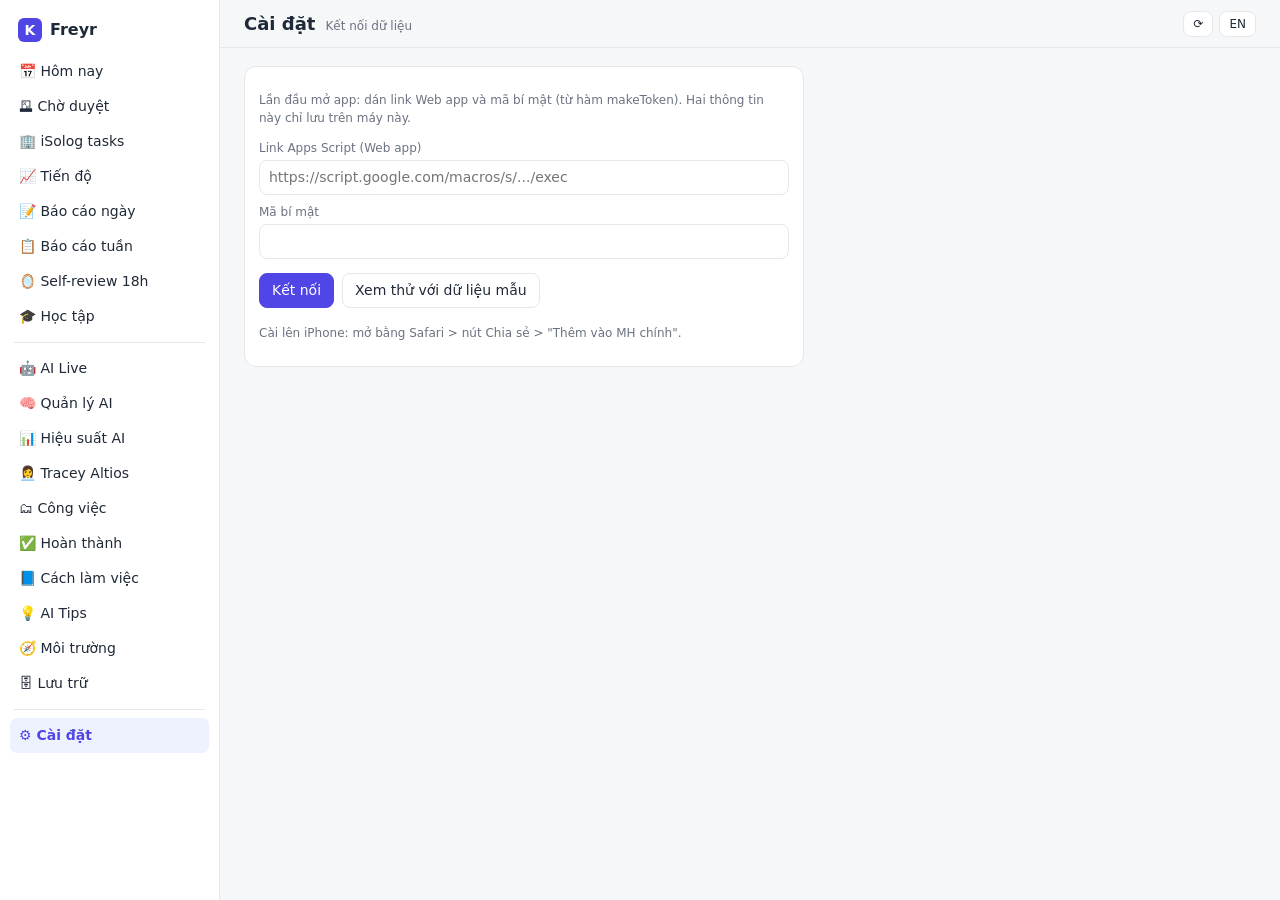
<file: index.html>
<!doctype html>
<html lang="vi">
<head>
<meta charset="utf-8">
<meta name="viewport" content="width=device-width,initial-scale=1,viewport-fit=cover">
<title>Freyr</title>
<meta http-equiv="Content-Security-Policy" content="default-src 'self'; script-src 'self' 'unsafe-inline'; style-src 'self' 'unsafe-inline'; img-src 'self' data:; connect-src 'self' https://script.google.com https://script.googleusercontent.com; frame-src http://127.0.0.1:8877; base-uri 'none'; form-action 'none'; object-src 'none'">
<meta name="theme-color" content="#4f46e5">
<meta name="apple-mobile-web-app-capable" content="yes">
<meta name="mobile-web-app-capable" content="yes">
<meta name="apple-mobile-web-app-status-bar-style" content="default">
<meta name="apple-mobile-web-app-title" content="Freyr">
<link rel="manifest" href="manifest.webmanifest">
<link rel="apple-touch-icon" href="icons/apple-touch-icon.png">
<link rel="icon" href="icons/icon-192.png">
<link rel="stylesheet" href="app.css">
</head>
<body>
<div id="app">
  <aside id="nav"></aside>
  <div id="scrim" onclick="UI.closeNav()"></div>
  <div id="main">
    <header id="top">
      <button id="menuBtn" onclick="UI.openNav()" aria-label="Menu">☰</button>
      <div class="ttl"><h1 id="pageTitle"></h1><span id="pageSub" class="mut"></span></div>
      <div class="right">
        <span id="syncState" class="mut"></span>
        <button class="btn sm" onclick="App.refresh(true)" id="syncBtn">⟳</button>
        <button class="btn sm" onclick="App.toggleLang()" id="langBtn">EN</button>
      </div>
    </header>
    <main id="view"></main>
  </div>
</div>
<div id="toast"></div>
<script src="ai-live.js"></script>
<script src="tracey/tracey.js"></script>
<script src="perf.js"></script>
<script src="app.js"></script>
</body>
</html>
</file>
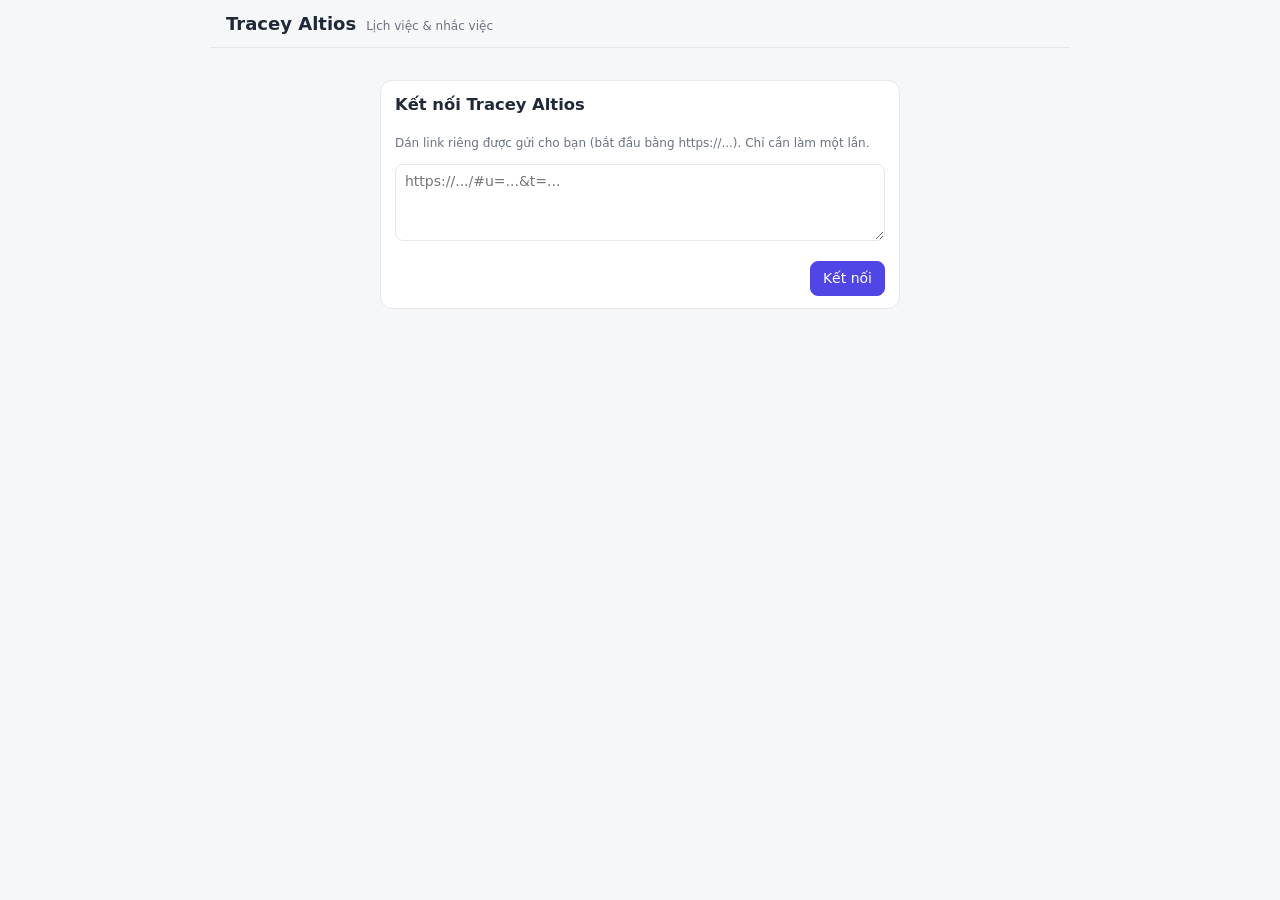
<file: tracey/index.html>
<!doctype html>
<html lang="vi">
<head>
<meta charset="utf-8">
<meta name="viewport" content="width=device-width,initial-scale=1,viewport-fit=cover">
<title>Tracey Altios</title>
<meta http-equiv="Content-Security-Policy" content="default-src 'self'; script-src 'self' 'unsafe-inline'; style-src 'self' 'unsafe-inline'; img-src 'self' data:; connect-src 'self' https://script.google.com https://script.googleusercontent.com; base-uri 'none'; form-action 'none'; object-src 'none'">
<meta name="theme-color" content="#0d9488">
<meta name="apple-mobile-web-app-capable" content="yes">
<meta name="mobile-web-app-capable" content="yes">
<meta name="apple-mobile-web-app-title" content="Tracey">
<link rel="manifest" href="manifest.webmanifest">
<link rel="apple-touch-icon" href="apple-touch-icon.png">
<link rel="icon" href="icon-192.png">
<link rel="stylesheet" href="app.css">
<style>#main{max-width:860px;margin:0 auto}#top{padding-left:16px;padding-right:16px}#view{padding:12px 16px 40px}.chips{display:flex;gap:6px;flex-wrap:wrap;margin:6px 0 10px}.chip{cursor:pointer;border:1px solid var(--line);background:var(--card);border-radius:99px;padding:5px 12px}.chip.on{background:var(--accs);color:var(--acc);border-color:var(--acc);font-weight:600}</style>
</head>
<body>
<div id="app"><div id="main">
  <header id="top"><div class="ttl"><h1>Tracey Altios</h1><span class="mut">Lịch việc & nhắc việc</span></div></header>
  <main id="view"></main>
</div></div>
<div id="toast"></div>
<script src="tracey.js"></script>
<script>
Tracey.mount(document.getElementById('view'));
if ('serviceWorker' in navigator) navigator.serviceWorker.register('sw.js').catch(function () {});
</script>
</body>
</html>
</file>
<file: app.css>
:root{--bg:#f6f7f9;--card:#fff;--line:#e5e7eb;--txt:#1f2937;--mut:#6b7280;--acc:#4f46e5;--accs:#eef2ff;--ok:#15803d;--oks:#dcfce7;--warn:#b45309;--warns:#fef3c7;--red:#b91c1c;--reds:#fee2e2;--soft:#f9fafb;
--isolution:#2563eb;--own:#9333ea;--study:#0d9488;--life:#9ca3af}
@media (prefers-color-scheme:dark){:root{--bg:#0f1115;--card:#171a21;--line:#2a2f3a;--txt:#e5e7eb;--mut:#9aa3b2;--acc:#818cf8;--accs:#23264a;--ok:#4ade80;--oks:#14331f;--warn:#fbbf24;--warns:#3a2c0b;--red:#f87171;--reds:#3b1414;--soft:#1c2029}}
*{box-sizing:border-box}
html,body{margin:0;background:var(--bg);color:var(--txt);font:14px/1.5 -apple-system,system-ui,"Segoe UI",Roboto,Arial,sans-serif;-webkit-text-size-adjust:100%}
a{color:var(--acc)}
button,input,select,textarea{font:inherit;color:inherit}
#app{display:flex;min-height:100vh}
/* nav */
#nav{width:220px;flex-shrink:0;background:var(--card);border-right:1px solid var(--line);padding:14px 10px calc(14px + env(safe-area-inset-bottom));position:sticky;top:0;height:100vh;overflow-y:auto}
#nav .logo{font-weight:700;font-size:16px;padding:calc(4px + env(safe-area-inset-top)) 8px 12px;display:flex;gap:8px;align-items:center}
#nav .logo i{width:24px;height:24px;border-radius:6px;background:var(--acc);display:inline-flex;align-items:center;justify-content:center;color:#fff;font-style:normal;font-size:14px;font-weight:800}
#nav a{display:flex;align-items:center;justify-content:space-between;padding:7px 9px;border-radius:7px;color:var(--txt);text-decoration:none;gap:6px}
#nav a:hover{background:var(--soft)}
#nav a.on{background:var(--accs);color:var(--acc);font-weight:600}
#nav a.off{color:var(--mut);pointer-events:none}
#nav a b{font-size:11px;background:var(--acc);color:#fff;border-radius:99px;padding:0 7px;font-weight:600}
#nav a small{font-size:10px;color:var(--mut)}
#nav hr{border:0;border-top:1px solid var(--line);margin:8px 4px}
#main{flex:1;min-width:0;display:flex;flex-direction:column}
#top{position:sticky;top:0;z-index:5;background:color-mix(in srgb,var(--bg) 92%,transparent);backdrop-filter:blur(8px);display:flex;align-items:center;gap:10px;padding:calc(10px + env(safe-area-inset-top)) 24px 10px;border-bottom:1px solid var(--line)}
#top h1{font-size:18px;margin:0}
#top .ttl{flex:1;min-width:0;display:flex;align-items:baseline;gap:10px;flex-wrap:wrap}
#top .right{display:flex;gap:6px;align-items:center}
#menuBtn{display:none;border:0;background:none;font-size:22px;padding:0 4px;cursor:pointer}
#view{padding:18px 24px calc(40px + env(safe-area-inset-bottom));max-width:1100px;width:100%}
#scrim{display:none}
.mut{color:var(--mut);font-size:12px}
/* parts */
.card{background:var(--card);border:1px solid var(--line);border-radius:12px}
.pad{padding:12px 14px}
.grid4{display:grid;grid-template-columns:repeat(4,minmax(0,1fr));gap:10px}
.kpi .v{font-size:22px;font-weight:700;line-height:1.2}
.kpi .l{font-size:12px;color:var(--mut)}
.split{display:grid;grid-template-columns:minmax(0,1.7fr) minmax(0,1fr);gap:14px;margin-top:14px;align-items:start}
.sec{font-size:14px;font-weight:700;margin:0 0 8px;display:flex;justify-content:space-between;align-items:center;gap:8px}
.btn{border:1px solid var(--line);background:var(--card);border-radius:8px;padding:6px 12px;cursor:pointer;white-space:nowrap}
.btn:hover{border-color:var(--acc)}
.btn.p{background:var(--acc);border-color:var(--acc);color:#fff}
.btn.sm{padding:3px 9px;font-size:12px}
.btn.ghost{border-color:transparent;background:none}
.pill{display:inline-block;padding:1px 9px;border-radius:99px;font-size:11px;font-weight:600;white-space:nowrap;cursor:pointer;user-select:none}
.st-done{background:var(--oks);color:var(--ok)}.st-doing{background:var(--warns);color:var(--warn)}.st-todo{background:var(--soft);color:var(--mut);border:1px solid var(--line)}.st-skip{background:var(--soft);color:var(--mut);text-decoration:line-through}
.late{background:var(--reds);color:var(--red)}
.rec{background:var(--accs);color:var(--acc)}
/* task rows */
.tasks{list-style:none;margin:0;padding:0}
.task{display:grid;grid-template-columns:52px minmax(0,1fr) auto;gap:10px;padding:9px 12px;border-bottom:1px solid var(--line);align-items:start;border-left:3px solid var(--life)}
.task:last-child{border-bottom:0}
.task.a-isolution{border-left-color:var(--isolution)}.task.a-own{border-left-color:var(--own)}.task.a-study{border-left-color:var(--study)}.task.a-life{border-left-color:var(--life)}
.task.now{background:var(--accs)}
.task.is-done .tt{color:var(--mut);text-decoration:line-through}
.task .tm{font-variant-numeric:tabular-nums;color:var(--mut);font-size:13px;padding-top:1px}
.task .tt{cursor:pointer}
.task .meta{font-size:12px;color:var(--mut);display:flex;gap:8px;flex-wrap:wrap;margin-top:2px}
.task .side{display:flex;flex-direction:column;align-items:flex-end;gap:4px}
.bar{height:7px;background:var(--soft);border:1px solid var(--line);border-radius:99px;overflow:hidden;display:flex}
.bar i{display:block;height:100%}
.star{color:#d97706}
.task.is-star{background:color-mix(in srgb,#f59e0b 7%,var(--card))}
.area-dot{display:inline-block;width:8px;height:8px;border-radius:50%;margin-right:4px;vertical-align:middle}
/* forms */
.form{display:grid;grid-template-columns:minmax(0,1fr) 140px 100px 70px 120px 90px auto;gap:8px;padding:10px 12px;border-bottom:1px solid var(--line);background:var(--soft);border-radius:12px 12px 0 0}
input,select,textarea{border:1px solid var(--line);background:var(--card);border-radius:8px;padding:6px 9px;width:100%;min-width:0}
textarea{min-height:64px;resize:vertical}
label.f{display:block;font-size:12px;color:var(--mut);margin:8px 0 3px}
/* decisions */
.dec{margin-bottom:14px}
.opt{display:block;border:1px solid var(--line);border-radius:10px;padding:9px 12px;margin:7px 0;cursor:pointer;background:var(--card)}
.opt.sel{border-color:var(--acc);box-shadow:0 0 0 1px var(--acc)}
.opt.is-rec{background:color-mix(in srgb,var(--accs) 55%,var(--card))}
.opt input{width:auto;margin-right:6px}
.opt .d{font-size:12.5px;color:var(--mut);margin-top:3px}
.opt .d b{color:var(--txt);font-weight:600}
details{margin-top:6px}summary{cursor:pointer;color:var(--mut);font-size:12.5px}
.chosen{border-left:3px solid var(--ok);padding-left:10px}
/* lists */
.row{display:flex;justify-content:space-between;gap:10px;padding:10px 12px;border-bottom:1px solid var(--line);align-items:center}
.row:last-child{border-bottom:0}
.empty{padding:22px;text-align:center;color:var(--mut)}
.group-h{font-size:12px;font-weight:700;color:var(--mut);text-transform:uppercase;letter-spacing:.04em;margin:18px 0 6px}
.rule{padding:10px 14px;border-bottom:1px solid var(--line)}.rule:last-child{border-bottom:0}
.rule b{display:block}.rule div{color:var(--mut);font-size:13px;white-space:pre-wrap}
.chips{display:flex;gap:6px;flex-wrap:wrap;margin-bottom:10px}
.chip{border:1px solid var(--line);border-radius:99px;padding:3px 11px;font-size:12px;cursor:pointer;background:var(--card)}
.chip.on{background:var(--accs);border-color:var(--acc);color:var(--acc)}
.banner{background:var(--warns);color:var(--warn);border-radius:10px;padding:8px 12px;margin-bottom:12px;font-size:13px}
#toast{position:fixed;left:50%;bottom:calc(20px + env(safe-area-inset-bottom));transform:translateX(-50%);background:#111827;color:#fff;padding:8px 14px;border-radius:10px;font-size:13px;opacity:0;transition:opacity .2s;pointer-events:none;z-index:50}
#toast.on{opacity:1}
/* modal */
.modal{position:fixed;inset:0;background:rgba(0,0,0,.35);display:flex;align-items:flex-end;justify-content:center;z-index:40}
.modal .box{background:var(--card);width:min(520px,100%);border-radius:16px 16px 0 0;padding:16px 16px calc(16px + env(safe-area-inset-bottom));max-height:90vh;overflow:auto}
@media(min-width:761px){.modal{align-items:center}.modal .box{border-radius:16px}}
.two{display:grid;grid-template-columns:1fr 1fr;gap:8px}
.actions{display:flex;gap:8px;justify-content:flex-end;margin-top:14px;flex-wrap:wrap}
/* thẻ chờ duyệt */
#nav a b.warn{background:var(--red)}
.pills{display:flex;gap:5px;flex-wrap:wrap;margin:5px 0}
.pills .pill{cursor:default}
.tier-T1{background:var(--oks);color:var(--ok)}.tier-T3{background:var(--accs);color:var(--acc)}.tier-PC{background:var(--warns);color:var(--warn)}
.ex-done{background:var(--oks);color:var(--ok)}.ex-pending,.ex-waiting_claude,.ex-waiting_pc{background:var(--warns);color:var(--warn)}.ex-failed,.ex-blocked{background:var(--reds);color:var(--red)}
.sbar{display:grid;grid-template-columns:110px minmax(0,1fr);gap:4px 10px;margin:8px 0;font-size:13px}
.sbar dt{color:var(--mut);font-weight:600}.sbar dd{margin:0;white-space:pre-wrap}
.gloss{margin:6px 0 0;padding-left:18px;font-size:13px}.gloss li{margin:4px 0}
.qa{border-top:1px dashed var(--line);margin-top:8px;padding-top:6px;font-size:13px}
.ans{background:var(--accs);border-radius:8px;padding:6px 10px;margin-top:4px;font-size:13px}
.askbox{margin-top:10px}
/* báo cáo, biểu đồ */
.reptxt{white-space:pre-wrap;font:13px/1.55 inherit;font-family:inherit;margin:0;background:var(--soft);border:1px solid var(--line);border-radius:8px;padding:10px 12px}
.rep{margin-bottom:10px}.rep summary{list-style:none;cursor:pointer;margin:0}.rep summary::-webkit-details-marker{display:none}
.chart{width:100%;height:auto;max-height:250px;display:block;margin-top:6px}
.chart .grid{stroke:var(--line);stroke-width:1}
.chart .ax{fill:var(--mut);font-size:11px}
.chart .val{fill:var(--txt);font-size:11px;font-weight:600}
.chart rect:hover{opacity:.8}
.legend{display:flex;gap:14px;flex-wrap:wrap;font-size:12px;color:var(--mut)}
.legend i{display:inline-block;width:10px;height:10px;border-radius:3px;margin-right:5px;vertical-align:-1px}
.tbl{border-collapse:collapse;font-size:12.5px;margin-top:6px;min-width:100%}.tbl td,.tbl th{border-bottom:1px solid var(--line);padding:4px 8px;text-align:right;white-space:nowrap}.tbl td:first-child,.tbl th:first-child{text-align:left}
.inslist{list-style:none;margin:0;padding:0}.ins{padding:8px 0;border-bottom:1px solid var(--line)}.ins:last-child{border-bottom:0}
.grid3{display:grid;grid-template-columns:repeat(3,minmax(0,1fr));gap:10px}
.exrow{margin-bottom:6px}
.form.iso{grid-template-columns:minmax(0,1fr) 150px 190px 70px 90px auto}
.form.arch{grid-template-columns:minmax(0,1fr) auto}
/* mobile */
@media(max-width:760px){
  #nav{position:fixed;left:0;top:0;z-index:30;transform:translateX(-105%);transition:transform .2s;box-shadow:0 0 30px rgba(0,0,0,.2)}
  body.nav-open #nav{transform:none}
  body.nav-open #scrim{display:block;position:fixed;inset:0;z-index:20;background:rgba(0,0,0,.3)}
  #menuBtn{display:block}
  #top{padding-left:12px;padding-right:12px}
  #top h1{font-size:17px}
  #pageSub{display:none}
  #view{padding:12px 12px calc(40px + env(safe-area-inset-bottom))}
  .grid4{grid-template-columns:repeat(2,minmax(0,1fr))}
  .split{grid-template-columns:minmax(0,1fr)}
  .split > .side-col{order:-1}
  .form{grid-template-columns:repeat(2,minmax(0,1fr))}
  .form input[name=title]{grid-column:1/-1}
  .form.iso{grid-template-columns:repeat(2,minmax(0,1fr))}
  .form.arch{grid-template-columns:minmax(0,1fr) auto}
  .form.arch input[name=q]{grid-column:auto}
  .grid3{grid-template-columns:minmax(0,1fr)}
  .sbar{grid-template-columns:minmax(0,1fr)}.sbar dd{margin-bottom:4px}
  .task{grid-template-columns:44px minmax(0,1fr) auto;padding:9px 10px}
  #syncState{display:none}
  .kpi .v{font-size:19px}
  input,select,textarea{font-size:16px} /* iOS không tự phóng to khi gõ */
}
.task .meta.pre{white-space:pre-wrap;display:block}

/* Read-only AI live module; all content is served from localhost. */
.ai-live-intro{display:flex;justify-content:space-between;align-items:center;gap:12px;margin-bottom:12px}.ai-live-intro h2{font-size:18px;margin:0}.ai-live-pair{margin-bottom:12px}.ai-live-connect{display:flex;gap:8px;max-width:700px}.ai-live-connect input{flex:1}.ai-live-actions{display:flex;gap:10px;flex-wrap:wrap;align-items:center;margin:12px 0}.ai-live-actions a{text-decoration:none}#aiLiveFrame{width:100%;height:1100px;border:1px solid var(--line);border-radius:12px;background:#0b1020}@media(max-width:600px){.ai-live-intro{align-items:flex-start;flex-direction:column}.ai-live-connect{flex-direction:column}#aiLiveFrame{height:1400px}}

.ai-native-tabs{display:flex;flex-wrap:wrap;gap:8px;margin-top:12px}.ai-public-section{margin-top:18px}.ai-public-section .sequence,.ai-public-section .participants{display:grid;gap:12px}.ai-public-section .participants{grid-template-columns:repeat(2,minmax(0,1fr))}.ai-public-section article{background:var(--card);border:1px solid var(--line);border-radius:12px;padding:16px}.ai-public-section .sequence article{border-left:3px solid var(--acc)}.ai-public-section p{color:var(--mut)}.ai-public-section h2{font-size:18px}.ai-public-section h3{font-size:15px}.ai-public-section code{color:var(--acc);overflow-wrap:anywhere}.ai-public-section .architecture{text-align:center;max-width:800px;margin:16px auto}.ai-public-section .arrow{display:block;color:var(--acc);padding:14px}.ai-public-section .mini-grid{display:grid;grid-template-columns:repeat(3,1fr);gap:8px}.ai-public-section .mini-grid>div{border:1px solid var(--line);border-radius:8px;padding:12px}.ai-public-section .notice{background:var(--warns);color:var(--warn);padding:12px;border-radius:10px;margin-top:14px}.ai-public-section .eyebrow{font-size:10px;letter-spacing:1px;color:var(--acc)}@media(max-width:600px){.ai-public-section .participants,.ai-public-section .mini-grid{grid-template-columns:1fr}}

.ai-cloud-contents{display:grid;grid-template-columns:repeat(2,minmax(0,1fr));gap:16px}.ai-cloud-text{white-space:pre-wrap;overflow-wrap:anywhere;font:13px/1.65 ui-monospace,monospace;max-height:480px;overflow:auto}.ai-cloud-stages{display:grid;grid-template-columns:repeat(4,minmax(0,1fr));gap:8px}.ai-cloud-stage{padding:12px;border:1px solid var(--line,#ddd);border-radius:10px}.ai-cloud-stage.current{background:#e0e7ff;color:#3730a3}.ai-cloud-stage.complete{color:#15803d}#aiCloudKey{width:min(100%,420px);padding:12px;margin:12px 8px 12px 0}@media(max-width:700px){.ai-cloud-contents{grid-template-columns:1fr}.ai-cloud-stages{grid-template-columns:repeat(2,minmax(0,1fr))}}

/* ---- Hiệu suất AI (perf.js) ---- */
.pf-top{display:flex;justify-content:space-between;align-items:center;gap:10px;flex-wrap:wrap;margin-bottom:12px}
.pf-range{display:inline-flex;gap:4px;flex-wrap:wrap}
.pf-grid6{display:grid;grid-template-columns:repeat(6,minmax(0,1fr));gap:10px}
.pf-kpi .v{font-size:24px}
.pf-gap{margin-top:14px}
.pf-two{display:grid;grid-template-columns:repeat(2,minmax(0,1fr));gap:14px}
.pf-scroll{overflow-x:auto}
.pf-table{width:100%;border-collapse:collapse;font-size:13px}
.pf-table th{text-align:left;font-weight:600;color:var(--mut);font-size:12px;padding:6px 8px;border-bottom:1px solid var(--line);white-space:nowrap;background:var(--soft)}
.pf-table td{padding:6px 8px;border-bottom:1px solid var(--line);vertical-align:top;white-space:nowrap}
.pf-table td.r,.pf-table th.r{text-align:right}
.pf-table tr.pf-tool td{background:var(--soft)}
.pf-table td.pf-model{padding-left:24px}
.pf-table.small td{white-space:normal}
.pf-dot{display:inline-block;width:9px;height:9px;border-radius:2px;margin-right:6px}
.pf-bar{display:inline-block;width:70px;height:7px;border-radius:99px;background:var(--line);vertical-align:middle;overflow:hidden}
.pf-bar.wide{width:140px}
.pf-bar i{display:block;height:100%;background:var(--acc)}
.pf-bar i.hot{background:var(--red)}
.pf-svg{width:100%;height:auto;display:block}
.pf-svg .pf-grid{stroke:var(--line);stroke-width:1}
.pf-svg .pf-ax{fill:var(--mut);font-size:10px}
.pf-leg{display:flex;gap:12px;flex-wrap:wrap;font-size:12px;color:var(--mut);margin:2px 0 6px}
.pf-leg i{display:inline-block;width:10px;height:3px;border-radius:2px;margin-right:5px;vertical-align:middle}
.pf-pill{display:inline-block;padding:1px 9px;border-radius:99px;font-size:11px;font-weight:600;white-space:nowrap}
.pf-red{background:var(--reds);color:var(--red)}
.pf-warn{background:var(--warns);color:var(--warn)}
.pf-ok{background:var(--oks);color:var(--ok)}
.pf-mut{background:var(--soft);color:var(--mut)}
.pf-q{display:flex;gap:10px;align-items:center;flex-wrap:wrap;margin:6px 0}
.pf-q>span:first-child{min-width:110px}
.pf-act{display:flex;gap:6px;align-items:center;flex-wrap:wrap;justify-content:flex-end}
.pf-empty{padding:14px;text-align:center}
.pf-notes{margin-top:14px;line-height:1.6}
.pf-form textarea,.pf-form input,.pf-form select{width:100%}
@media (max-width:860px){.pf-grid6{grid-template-columns:repeat(2,minmax(0,1fr))}.pf-two{grid-template-columns:1fr}}
</file>
<file: tracey/app.css>
:root{--bg:#f6f7f9;--card:#fff;--line:#e5e7eb;--txt:#1f2937;--mut:#6b7280;--acc:#4f46e5;--accs:#eef2ff;--ok:#15803d;--oks:#dcfce7;--warn:#b45309;--warns:#fef3c7;--red:#b91c1c;--reds:#fee2e2;--soft:#f9fafb;
--isolution:#2563eb;--own:#9333ea;--study:#0d9488;--life:#9ca3af}
@media (prefers-color-scheme:dark){:root{--bg:#0f1115;--card:#171a21;--line:#2a2f3a;--txt:#e5e7eb;--mut:#9aa3b2;--acc:#818cf8;--accs:#23264a;--ok:#4ade80;--oks:#14331f;--warn:#fbbf24;--warns:#3a2c0b;--red:#f87171;--reds:#3b1414;--soft:#1c2029}}
*{box-sizing:border-box}
html,body{margin:0;background:var(--bg);color:var(--txt);font:14px/1.5 -apple-system,system-ui,"Segoe UI",Roboto,Arial,sans-serif;-webkit-text-size-adjust:100%}
a{color:var(--acc)}
button,input,select,textarea{font:inherit;color:inherit}
#app{display:flex;min-height:100vh}
/* nav */
#nav{width:220px;flex-shrink:0;background:var(--card);border-right:1px solid var(--line);padding:14px 10px calc(14px + env(safe-area-inset-bottom));position:sticky;top:0;height:100vh;overflow-y:auto}
#nav .logo{font-weight:700;font-size:16px;padding:calc(4px + env(safe-area-inset-top)) 8px 12px;display:flex;gap:8px;align-items:center}
#nav .logo i{width:24px;height:24px;border-radius:6px;background:var(--acc);display:inline-flex;align-items:center;justify-content:center;color:#fff;font-style:normal;font-size:14px;font-weight:800}
#nav a{display:flex;align-items:center;justify-content:space-between;padding:7px 9px;border-radius:7px;color:var(--txt);text-decoration:none;gap:6px}
#nav a:hover{background:var(--soft)}
#nav a.on{background:var(--accs);color:var(--acc);font-weight:600}
#nav a.off{color:var(--mut);pointer-events:none}
#nav a b{font-size:11px;background:var(--acc);color:#fff;border-radius:99px;padding:0 7px;font-weight:600}
#nav a small{font-size:10px;color:var(--mut)}
#nav hr{border:0;border-top:1px solid var(--line);margin:8px 4px}
#main{flex:1;min-width:0;display:flex;flex-direction:column}
#top{position:sticky;top:0;z-index:5;background:color-mix(in srgb,var(--bg) 92%,transparent);backdrop-filter:blur(8px);display:flex;align-items:center;gap:10px;padding:calc(10px + env(safe-area-inset-top)) 24px 10px;border-bottom:1px solid var(--line)}
#top h1{font-size:18px;margin:0}
#top .ttl{flex:1;min-width:0;display:flex;align-items:baseline;gap:10px;flex-wrap:wrap}
#top .right{display:flex;gap:6px;align-items:center}
#menuBtn{display:none;border:0;background:none;font-size:22px;padding:0 4px;cursor:pointer}
#view{padding:18px 24px calc(40px + env(safe-area-inset-bottom));max-width:1100px;width:100%}
#scrim{display:none}
.mut{color:var(--mut);font-size:12px}
/* parts */
.card{background:var(--card);border:1px solid var(--line);border-radius:12px}
.pad{padding:12px 14px}
.grid4{display:grid;grid-template-columns:repeat(4,minmax(0,1fr));gap:10px}
.kpi .v{font-size:22px;font-weight:700;line-height:1.2}
.kpi .l{font-size:12px;color:var(--mut)}
.split{display:grid;grid-template-columns:minmax(0,1.7fr) minmax(0,1fr);gap:14px;margin-top:14px;align-items:start}
.sec{font-size:14px;font-weight:700;margin:0 0 8px;display:flex;justify-content:space-between;align-items:center;gap:8px}
.btn{border:1px solid var(--line);background:var(--card);border-radius:8px;padding:6px 12px;cursor:pointer;white-space:nowrap}
.btn:hover{border-color:var(--acc)}
.btn.p{background:var(--acc);border-color:var(--acc);color:#fff}
.btn.sm{padding:3px 9px;font-size:12px}
.btn.ghost{border-color:transparent;background:none}
.pill{display:inline-block;padding:1px 9px;border-radius:99px;font-size:11px;font-weight:600;white-space:nowrap;cursor:pointer;user-select:none}
.st-done{background:var(--oks);color:var(--ok)}.st-doing{background:var(--warns);color:var(--warn)}.st-todo{background:var(--soft);color:var(--mut);border:1px solid var(--line)}.st-skip{background:var(--soft);color:var(--mut);text-decoration:line-through}
.late{background:var(--reds);color:var(--red)}
.rec{background:var(--accs);color:var(--acc)}
/* task rows */
.tasks{list-style:none;margin:0;padding:0}
.task{display:grid;grid-template-columns:52px minmax(0,1fr) auto;gap:10px;padding:9px 12px;border-bottom:1px solid var(--line);align-items:start;border-left:3px solid var(--life)}
.task:last-child{border-bottom:0}
.task.a-isolution{border-left-color:var(--isolution)}.task.a-own{border-left-color:var(--own)}.task.a-study{border-left-color:var(--study)}.task.a-life{border-left-color:var(--life)}
.task.now{background:var(--accs)}
.task.is-done .tt{color:var(--mut);text-decoration:line-through}
.task .tm{font-variant-numeric:tabular-nums;color:var(--mut);font-size:13px;padding-top:1px}
.task .tt{cursor:pointer}
.task .meta{font-size:12px;color:var(--mut);display:flex;gap:8px;flex-wrap:wrap;margin-top:2px}
.task .side{display:flex;flex-direction:column;align-items:flex-end;gap:4px}
.bar{height:7px;background:var(--soft);border:1px solid var(--line);border-radius:99px;overflow:hidden;display:flex}
.bar i{display:block;height:100%}
.star{color:#d97706}
.task.is-star{background:color-mix(in srgb,#f59e0b 7%,var(--card))}
.area-dot{display:inline-block;width:8px;height:8px;border-radius:50%;margin-right:4px;vertical-align:middle}
/* forms */
.form{display:grid;grid-template-columns:minmax(0,1fr) 140px 100px 70px 120px 90px auto;gap:8px;padding:10px 12px;border-bottom:1px solid var(--line);background:var(--soft);border-radius:12px 12px 0 0}
input,select,textarea{border:1px solid var(--line);background:var(--card);border-radius:8px;padding:6px 9px;width:100%;min-width:0}
textarea{min-height:64px;resize:vertical}
label.f{display:block;font-size:12px;color:var(--mut);margin:8px 0 3px}
/* decisions */
.dec{margin-bottom:14px}
.opt{display:block;border:1px solid var(--line);border-radius:10px;padding:9px 12px;margin:7px 0;cursor:pointer;background:var(--card)}
.opt.sel{border-color:var(--acc);box-shadow:0 0 0 1px var(--acc)}
.opt.is-rec{background:color-mix(in srgb,var(--accs) 55%,var(--card))}
.opt input{width:auto;margin-right:6px}
.opt .d{font-size:12.5px;color:var(--mut);margin-top:3px}
.opt .d b{color:var(--txt);font-weight:600}
details{margin-top:6px}summary{cursor:pointer;color:var(--mut);font-size:12.5px}
.chosen{border-left:3px solid var(--ok);padding-left:10px}
/* lists */
.row{display:flex;justify-content:space-between;gap:10px;padding:10px 12px;border-bottom:1px solid var(--line);align-items:center}
.row:last-child{border-bottom:0}
.empty{padding:22px;text-align:center;color:var(--mut)}
.group-h{font-size:12px;font-weight:700;color:var(--mut);text-transform:uppercase;letter-spacing:.04em;margin:18px 0 6px}
.rule{padding:10px 14px;border-bottom:1px solid var(--line)}.rule:last-child{border-bottom:0}
.rule b{display:block}.rule div{color:var(--mut);font-size:13px;white-space:pre-wrap}
.chips{display:flex;gap:6px;flex-wrap:wrap;margin-bottom:10px}
.chip{border:1px solid var(--line);border-radius:99px;padding:3px 11px;font-size:12px;cursor:pointer;background:var(--card)}
.chip.on{background:var(--accs);border-color:var(--acc);color:var(--acc)}
.banner{background:var(--warns);color:var(--warn);border-radius:10px;padding:8px 12px;margin-bottom:12px;font-size:13px}
#toast{position:fixed;left:50%;bottom:calc(20px + env(safe-area-inset-bottom));transform:translateX(-50%);background:#111827;color:#fff;padding:8px 14px;border-radius:10px;font-size:13px;opacity:0;transition:opacity .2s;pointer-events:none;z-index:50}
#toast.on{opacity:1}
/* modal */
.modal{position:fixed;inset:0;background:rgba(0,0,0,.35);display:flex;align-items:flex-end;justify-content:center;z-index:40}
.modal .box{background:var(--card);width:min(520px,100%);border-radius:16px 16px 0 0;padding:16px 16px calc(16px + env(safe-area-inset-bottom));max-height:90vh;overflow:auto}
@media(min-width:761px){.modal{align-items:center}.modal .box{border-radius:16px}}
.two{display:grid;grid-template-columns:1fr 1fr;gap:8px}
.actions{display:flex;gap:8px;justify-content:flex-end;margin-top:14px;flex-wrap:wrap}
/* thẻ chờ duyệt */
#nav a b.warn{background:var(--red)}
.pills{display:flex;gap:5px;flex-wrap:wrap;margin:5px 0}
.pills .pill{cursor:default}
.tier-T1{background:var(--oks);color:var(--ok)}.tier-T3{background:var(--accs);color:var(--acc)}.tier-PC{background:var(--warns);color:var(--warn)}
.ex-done{background:var(--oks);color:var(--ok)}.ex-pending,.ex-waiting_claude,.ex-waiting_pc{background:var(--warns);color:var(--warn)}.ex-failed,.ex-blocked{background:var(--reds);color:var(--red)}
.sbar{display:grid;grid-template-columns:110px minmax(0,1fr);gap:4px 10px;margin:8px 0;font-size:13px}
.sbar dt{color:var(--mut);font-weight:600}.sbar dd{margin:0;white-space:pre-wrap}
.gloss{margin:6px 0 0;padding-left:18px;font-size:13px}.gloss li{margin:4px 0}
.qa{border-top:1px dashed var(--line);margin-top:8px;padding-top:6px;font-size:13px}
.ans{background:var(--accs);border-radius:8px;padding:6px 10px;margin-top:4px;font-size:13px}
.askbox{margin-top:10px}
/* báo cáo, biểu đồ */
.reptxt{white-space:pre-wrap;font:13px/1.55 inherit;font-family:inherit;margin:0;background:var(--soft);border:1px solid var(--line);border-radius:8px;padding:10px 12px}
.rep{margin-bottom:10px}.rep summary{list-style:none;cursor:pointer;margin:0}.rep summary::-webkit-details-marker{display:none}
.chart{width:100%;height:auto;max-height:250px;display:block;margin-top:6px}
.chart .grid{stroke:var(--line);stroke-width:1}
.chart .ax{fill:var(--mut);font-size:11px}
.chart .val{fill:var(--txt);font-size:11px;font-weight:600}
.chart rect:hover{opacity:.8}
.legend{display:flex;gap:14px;flex-wrap:wrap;font-size:12px;color:var(--mut)}
.legend i{display:inline-block;width:10px;height:10px;border-radius:3px;margin-right:5px;vertical-align:-1px}
.tbl{border-collapse:collapse;font-size:12.5px;margin-top:6px;min-width:100%}.tbl td,.tbl th{border-bottom:1px solid var(--line);padding:4px 8px;text-align:right;white-space:nowrap}.tbl td:first-child,.tbl th:first-child{text-align:left}
.inslist{list-style:none;margin:0;padding:0}.ins{padding:8px 0;border-bottom:1px solid var(--line)}.ins:last-child{border-bottom:0}
.grid3{display:grid;grid-template-columns:repeat(3,minmax(0,1fr));gap:10px}
.exrow{margin-bottom:6px}
.form.iso{grid-template-columns:minmax(0,1fr) 150px 190px 70px 90px auto}
.form.arch{grid-template-columns:minmax(0,1fr) auto}
/* mobile */
@media(max-width:760px){
  #nav{position:fixed;left:0;top:0;z-index:30;transform:translateX(-105%);transition:transform .2s;box-shadow:0 0 30px rgba(0,0,0,.2)}
  body.nav-open #nav{transform:none}
  body.nav-open #scrim{display:block;position:fixed;inset:0;z-index:20;background:rgba(0,0,0,.3)}
  #menuBtn{display:block}
  #top{padding-left:12px;padding-right:12px}
  #top h1{font-size:17px}
  #pageSub{display:none}
  #view{padding:12px 12px calc(40px + env(safe-area-inset-bottom))}
  .grid4{grid-template-columns:repeat(2,minmax(0,1fr))}
  .split{grid-template-columns:minmax(0,1fr)}
  .split > .side-col{order:-1}
  .form{grid-template-columns:repeat(2,minmax(0,1fr))}
  .form input[name=title]{grid-column:1/-1}
  .form.iso{grid-template-columns:repeat(2,minmax(0,1fr))}
  .form.arch{grid-template-columns:minmax(0,1fr) auto}
  .form.arch input[name=q]{grid-column:auto}
  .grid3{grid-template-columns:minmax(0,1fr)}
  .sbar{grid-template-columns:minmax(0,1fr)}.sbar dd{margin-bottom:4px}
  .task{grid-template-columns:44px minmax(0,1fr) auto;padding:9px 10px}
  #syncState{display:none}
  .kpi .v{font-size:19px}
  input,select,textarea{font-size:16px} /* iOS không tự phóng to khi gõ */
}
.task .meta.pre{white-space:pre-wrap;display:block}

/* Read-only AI live module; all content is served from localhost. */
.ai-live-intro{display:flex;justify-content:space-between;align-items:center;gap:12px;margin-bottom:12px}.ai-live-intro h2{font-size:18px;margin:0}.ai-live-pair{margin-bottom:12px}.ai-live-connect{display:flex;gap:8px;max-width:700px}.ai-live-connect input{flex:1}.ai-live-actions{display:flex;gap:10px;flex-wrap:wrap;align-items:center;margin:12px 0}.ai-live-actions a{text-decoration:none}#aiLiveFrame{width:100%;height:1100px;border:1px solid var(--line);border-radius:12px;background:#0b1020}@media(max-width:600px){.ai-live-intro{align-items:flex-start;flex-direction:column}.ai-live-connect{flex-direction:column}#aiLiveFrame{height:1400px}}

.ai-native-tabs{display:flex;flex-wrap:wrap;gap:8px;margin-top:12px}.ai-public-section{margin-top:18px}.ai-public-section .sequence,.ai-public-section .participants{display:grid;gap:12px}.ai-public-section .participants{grid-template-columns:repeat(2,minmax(0,1fr))}.ai-public-section article{background:var(--card);border:1px solid var(--line);border-radius:12px;padding:16px}.ai-public-section .sequence article{border-left:3px solid var(--acc)}.ai-public-section p{color:var(--mut)}.ai-public-section h2{font-size:18px}.ai-public-section h3{font-size:15px}.ai-public-section code{color:var(--acc);overflow-wrap:anywhere}.ai-public-section .architecture{text-align:center;max-width:800px;margin:16px auto}.ai-public-section .arrow{display:block;color:var(--acc);padding:14px}.ai-public-section .mini-grid{display:grid;grid-template-columns:repeat(3,1fr);gap:8px}.ai-public-section .mini-grid>div{border:1px solid var(--line);border-radius:8px;padding:12px}.ai-public-section .notice{background:var(--warns);color:var(--warn);padding:12px;border-radius:10px;margin-top:14px}.ai-public-section .eyebrow{font-size:10px;letter-spacing:1px;color:var(--acc)}@media(max-width:600px){.ai-public-section .participants,.ai-public-section .mini-grid{grid-template-columns:1fr}}

.ai-cloud-contents{display:grid;grid-template-columns:repeat(2,minmax(0,1fr));gap:16px}.ai-cloud-text{white-space:pre-wrap;overflow-wrap:anywhere;font:13px/1.65 ui-monospace,monospace;max-height:480px;overflow:auto}.ai-cloud-stages{display:grid;grid-template-columns:repeat(4,minmax(0,1fr));gap:8px}.ai-cloud-stage{padding:12px;border:1px solid var(--line,#ddd);border-radius:10px}.ai-cloud-stage.current{background:#e0e7ff;color:#3730a3}.ai-cloud-stage.complete{color:#15803d}#aiCloudKey{width:min(100%,420px);padding:12px;margin:12px 8px 12px 0}@media(max-width:700px){.ai-cloud-contents{grid-template-columns:1fr}.ai-cloud-stages{grid-template-columns:repeat(2,minmax(0,1fr))}}
</file>
